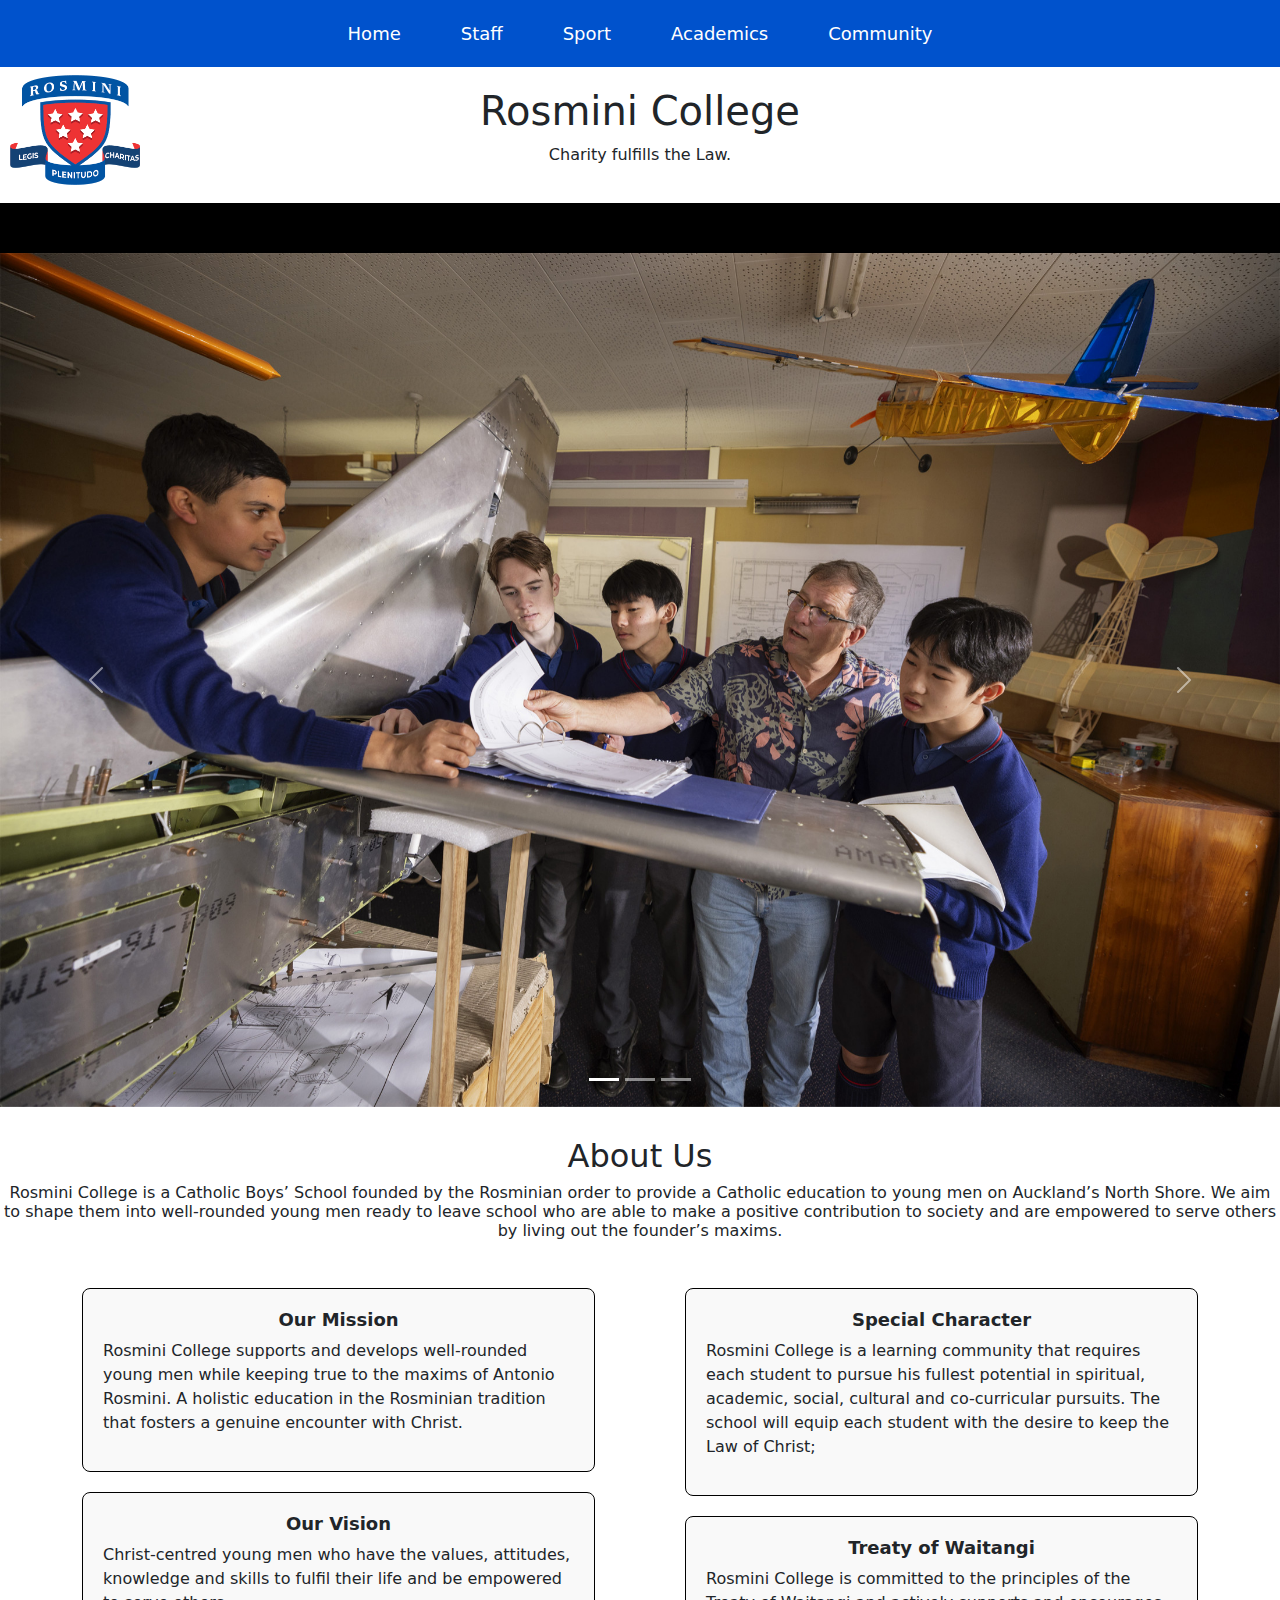
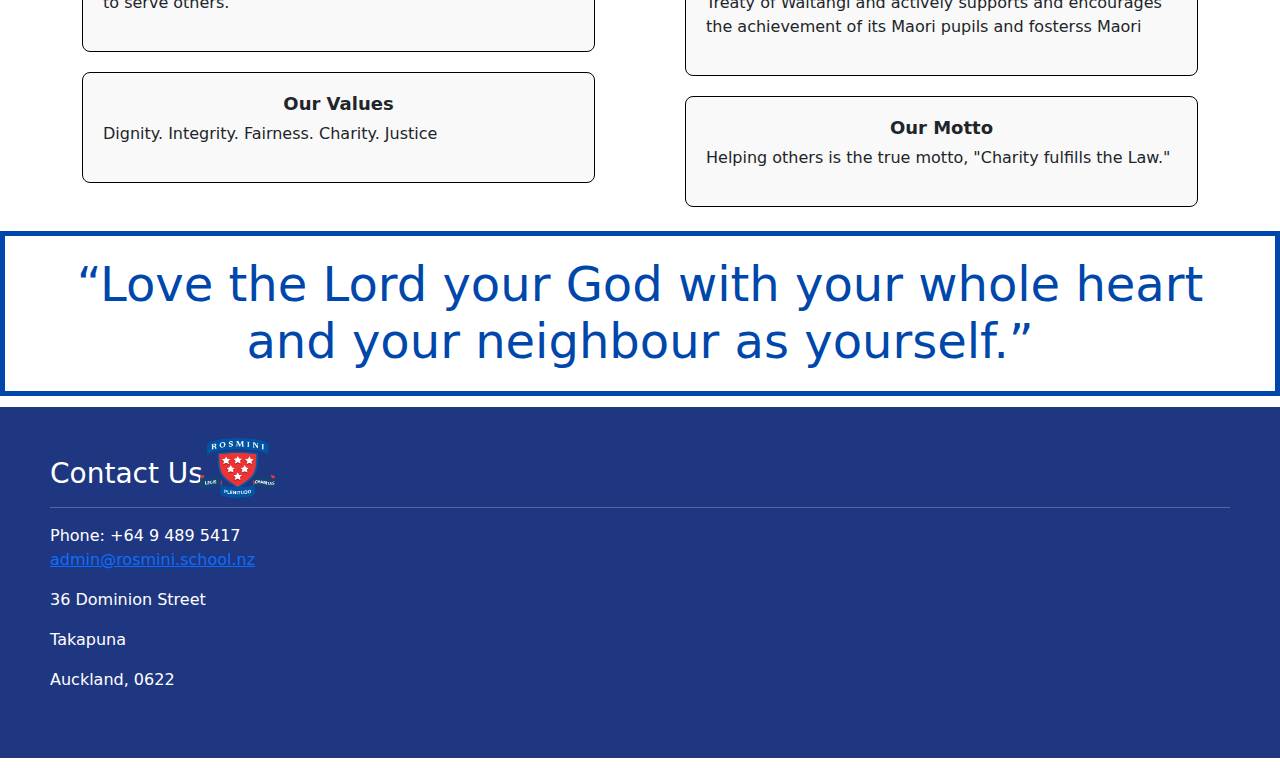
<file: index.html>
<!DOCTYPE html>
<html lang="en">
<head>
    <meta charset="UTF-8">
    <meta name="viewport" content="width=device-width, initial-scale=1.0">
    <title>Document</title>
    <link rel="stylesheet" href="styles.css">
    <link href="https://cdn.jsdelivr.net/npm/bootstrap@5.3.3/dist/css/bootstrap.min.css" rel="stylesheet" integrity="sha384-QWTKZyjpPEjISv5WaRU9OFeRpok6YctnYmDr5pNlyT2bRjXh0JMhjY6hW+ALEwIH" crossorigin="anonymous">
    <script src="https://cdn.jsdelivr.net/npm/bootstrap@5.3.3/dist/js/bootstrap.bundle.min.js" integrity="sha384-YvpcrYf0tY3lHB60NNkmXc5s9fDVZLESaAA55NDzOxhy9GkcIdslK1eN7N6jIeHz" crossorigin="anonymous"></script>
</head>
<body>

</head>

<body>
    <div class="logo">
        <img src="rosminilogo.jpg" alt="Top Image" style="position: absolute; top: 75px; left: 10px; width: 130px; height: 110px;">
    </div>
    
    <div class="nav-bar">
        <a href="index.html">Home</a>
        <a href="staff.html">Staff</a>
        <a href="sports.html">Sport</a>
        <a href="academics.html">Academics</a>
        <a href="community.html">Community</a>
    </div>

    
    <div class="content">
        <h1>Rosmini College</h1>
        <p>Charity fulfills the Law.</p>
    </div>

    <div class="footer">
    </div>

    <!-- Carousel -->
    <div id="carouselExampleIndicators" class="carousel slide">
        <div class="carousel-indicators">
          <button type="button" data-bs-target="#carouselExampleIndicators" data-bs-slide-to="0" class="active" aria-current="true" aria-label="Slide 1"></button>
          <button type="button" data-bs-target="#carouselExampleIndicators" data-bs-slide-to="1" aria-label="Slide 2"></button>
          <button type="button" data-bs-target="#carouselExampleIndicators" data-bs-slide-to="2" aria-label="Slide 3"></button>
        </div>
        <div class="carousel-inner">
          <div class="carousel-item active">
            <img src="carousel1.jpg" class="d-block w-100" alt="1">
          </div>
          <div class="carousel-item">
            <img src="carousel2.jpg" class="d-block w-100" alt="2">
          </div>
          <div class="carousel-item">
            <img src="carousel3.jpg" class="d-block w-100" alt="3">
          </div>
        </div>
        <button class="carousel-control-prev" type="button" data-bs-target="#carouselExampleIndicators" data-bs-slide="prev">
          <span class="carousel-control-prev-icon" aria-hidden="true"></span>
          <span class="visually-hidden">Previous</span>
        </button>
        <button class="carousel-control-next" type="button" data-bs-target="#carouselExampleIndicators" data-bs-slide="next">
          <span class="carousel-control-next-icon" aria-hidden="true"></span>
          <span class="visually-hidden">Next</span>
        </button>
      </div>

    <div style="height: 30px;"></div>

    <style>
      h2 {text-align: center;}
      h6 {text-align: center;}
    </style>
      <h2>About Us</h2>
      <h6>Rosmini College is a Catholic Boys’ School founded by the Rosminian order to provide a Catholic education to young men on Auckland’s North Shore.
        We aim to shape them into well-rounded young men ready to leave school who are able to make a positive contribution to society and are empowered to serve others by living out the founder’s maxims.</h6>

    <div style="height: 40px;"></div>

<div class="container">
  <div class="left-side">
    <div class="box">
      <h2 class="text6">Our Mission</h2>
      <p class="text7">Rosmini College supports and develops well-rounded young men while keeping true
        to the maxims of Antonio Rosmini. A holistic education in the Rosminian tradition
        that fosters a genuine encounter with Christ.</p>
    </div>
    <div class="box">
      <h2 class="text6">Our Vision</h2>
      <p class="text7">Christ-centred young men who have the values, attitudes, knowledge and skills to fulfil
        their life and be empowered to serve others.</p>
    </div>
    <div class="box">
      <h2 class="text6">Our Values</h2>
      <p class="text7">Dignity. Integrity. Fairness. Charity. Justice</p>
    </div>
  </div>
  <div class="right-side">
    <div class="box">
      <h2 class="text6">Special Character</h2>
      <p class="text7">Rosmini College is a learning community that requires each student to pursue his fullest
        potential in spiritual, academic, social, cultural and co-curricular pursuits. The school
        will equip each student with the desire to keep the Law of Christ;</p>
    </div>
    <div class="box">
      <h2 class="text6">Treaty of Waitangi</h2>
      <p class="text7">Rosmini College is committed to the principles of the Treaty of Waitangi and actively
        supports and encourages the achievement of its Maori pupils and fosterss Maori</p>
    </div>
    <div class="box">
      <h2 class="text6">Our Motto</h2>
      <p class="text7">Helping others is the true motto, "Charity fulfills the Law."</p>
    </div>
  </div>
</div>

  </div>
    
  <div class="bigquote">
    <h1>“Love the Lord your God with your whole heart and your neighbour as yourself.”</h1>
  </div>

  <style>
    footer {
      text-align: left;
      padding: 50px;
      background-color: rgb(31, 54, 129);
      color: white;
    }
    </style>
    </head>
    <body>
    
    <footer>
      <h3>Contact Us</h3>
      <hr>
      <p>Phone: +64 9 489 5417<br>
      <a href="mailto:hege@example.com">admin@rosmini.school.nz</a></p>
      <p>36 Dominion Street</p>
      <p>Takapuna</p>
      <p>Auckland, 0622</p>
    
    </footer>

    <div class="logo" style="position: relative; height: 20px;">
      <img src="rosminilogo.jpg" alt="Top Image" style="position: absolute; bottom: 280px; left: 200px; width: 75px; height: 60px;">
  </div>

</body>
</html>
</file>
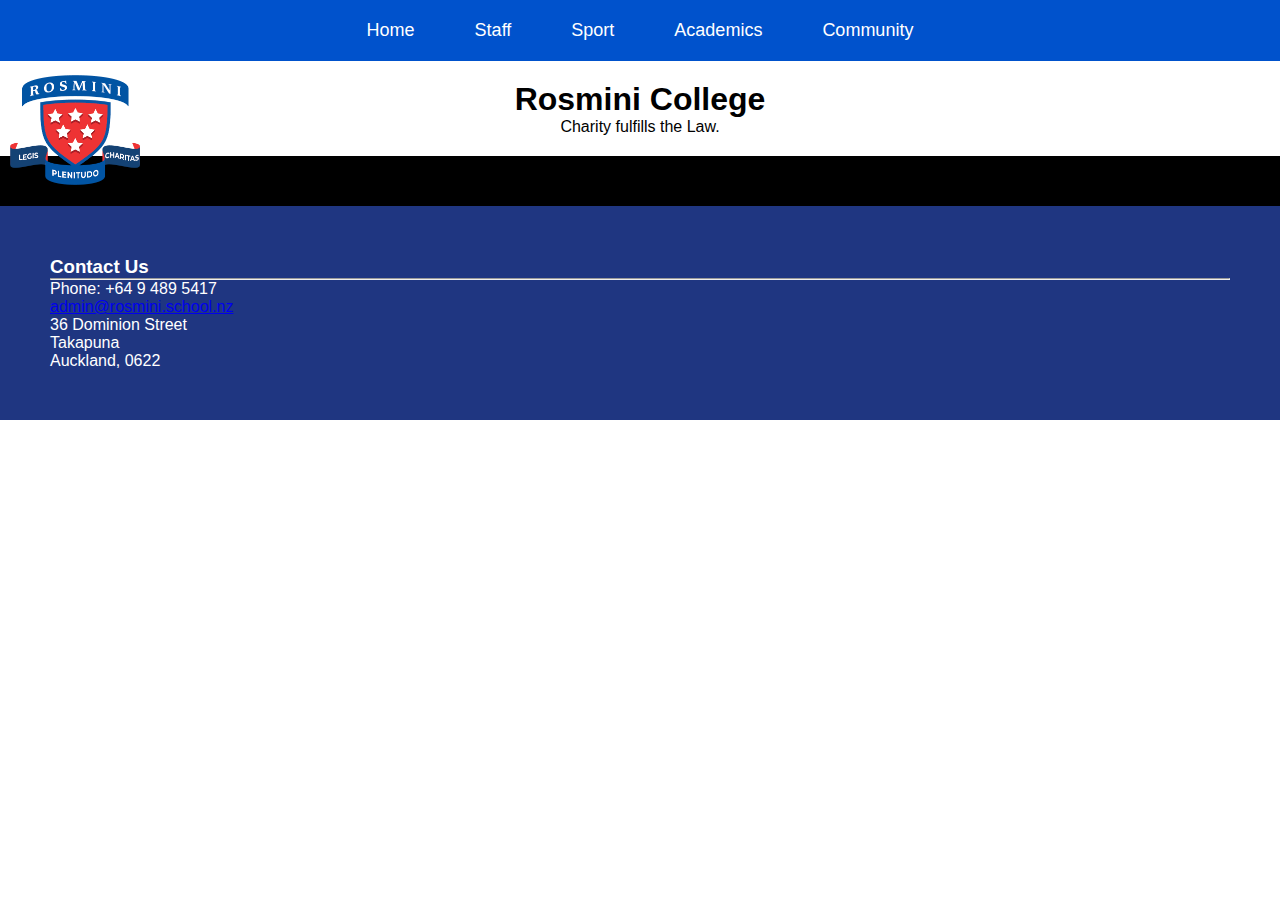
<file: academics.html>
<!DOCTYPE html>
<html lang="en">
<head>
    <meta charset="UTF-8">
    <meta name="viewport" content="width=device-width, initial-scale=1.0">
    <title>Document</title>
    <link rel="stylesheet" href="styles.css">
</head>
<body>

</head>

<body>
    <div class="logo">
        <img src="rosminilogo.jpg" alt="Top Image" style="position: absolute; top: 75px; left: 10px; width: 130px; height: 110px;">
    </div>

    <div class="nav-bar">
        <a href="index.html">Home</a>
        <a href="staff.html">Staff</a>
        <a href="sports.html">Sport</a>
        <a href="academics.html">Academics</a>
        <a href="community.html">Community</a>
    </div>

    <div class="content">
        <h1>Rosmini College</h1>
        <p>Charity fulfills the Law.</p>
    </div>

    <div class="footer">
    </div>

    <style>
        footer {
          text-align: left;
          padding: 50px;
          background-color: rgb(31, 54, 129);
          color: white;
        }
        </style>
        </head>
        <body>
        
        <footer>
          <h3>Contact Us</h3>
          <hr>
          <p>Phone: +64 9 489 5417<br>
          <a href="mailto:hege@example.com">admin@rosmini.school.nz</a></p>
          <p>36 Dominion Street</p>
          <p>Takapuna</p>
          <p>Auckland, 0622</p>
        
        </footer>

</body>

</html>
</file>
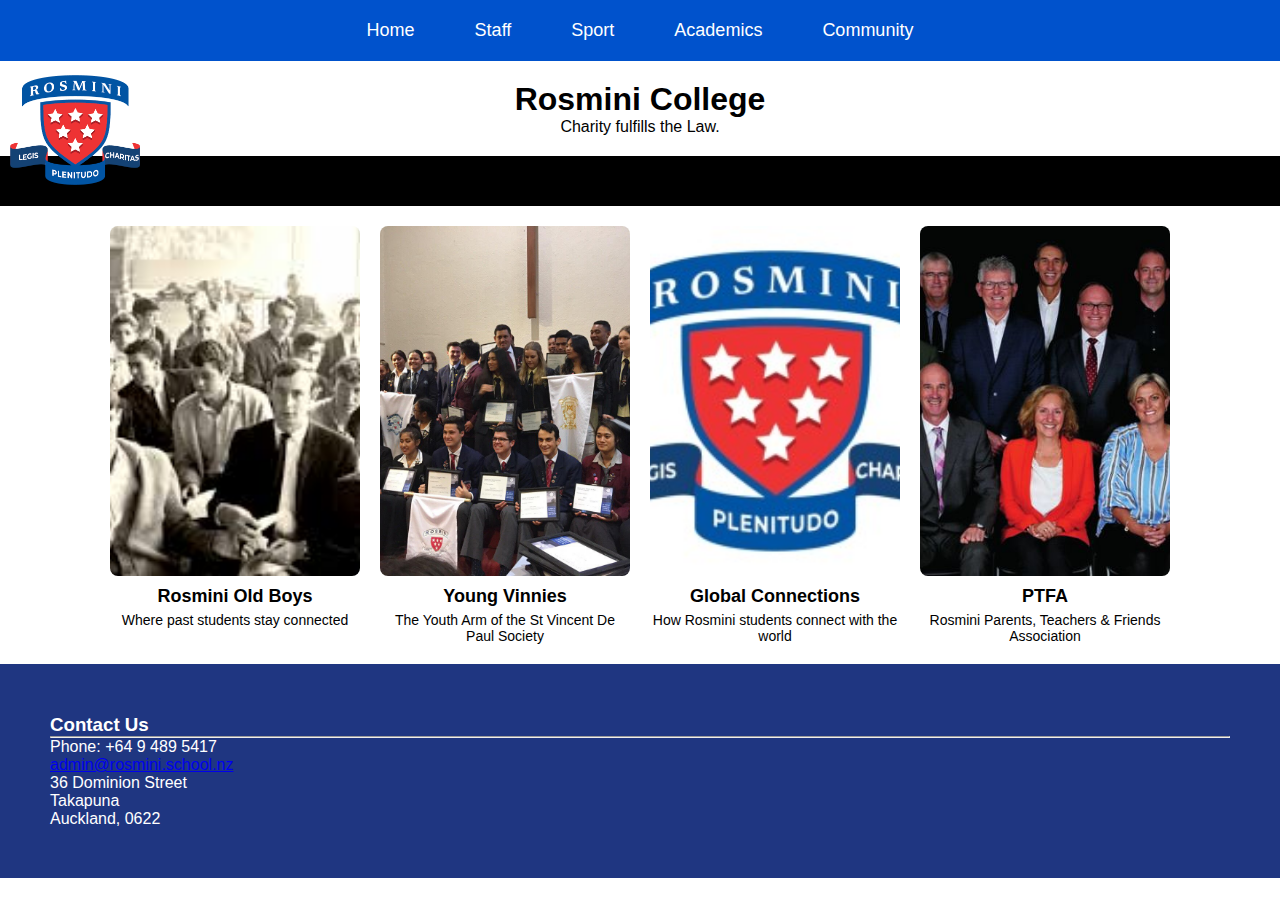
<file: community.html>
<!DOCTYPE html>
<html lang="en">
<head>
    <meta charset="UTF-8">
    <meta name="viewport" content="width=device-width, initial-scale=1.0">
    <title>Document</title>
    <link rel="stylesheet" href="styles.css">
</head>
<body>

</head>

<body>
    <div class="logo">
        <img src="rosminilogo.jpg" alt="Top Image" style="position: absolute; top: 75px; left: 10px; width: 130px; height: 110px;">
    </div>

    <div class="nav-bar">
        <a href="index.html">Home</a>
        <a href="staff.html">Staff</a>
        <a href="sports.html">Sport</a>
        <a href="academics.html">Academics</a>
        <a href="community.html">Community</a>
    </div>

    <div class="content">
        <h1>Rosmini College</h1>
        <p>Charity fulfills the Law.</p>
    </div>

    <div class="footer">
    </div>

    <div class="community-section">
        <div class="community-card">
          <img src="community1.jpg" alt="Rosmini Old Boys" />
          <div class="caption">
            <h2>Rosmini Old Boys</h2>
            <p>Where past students stay connected</p>
          </div>
        </div>
    
        <div class="community-card">
          <img src="community2.jpg" alt="Young Vinnies" />
          <div class="caption">
            <h2>Young Vinnies</h2>
            <p>The Youth Arm of the St Vincent De Paul Society</p>
          </div>
        </div>
    
        <div class="community-card">
          <img src="community3.jpg" alt="Global Connections" />
          <div class="caption">
            <h2>Global Connections</h2>
            <p>How Rosmini students connect with the world</p>
          </div>
        </div>
    
        <div class="community-card">
          <img src="community4.jpg" alt="PTFA" />
          <div class="caption">
            <h2>PTFA</h2>
            <p>Rosmini Parents, Teachers & Friends Association</p>
          </div>
        </div>
      </div>

    </body>
    </html>

    <style>
        footer {
          text-align: left;
          padding: 50px;
          background-color: rgb(31, 54, 129);
          color: white;
        }
        </style>
        </head>
        <body>
        
        <footer>
          <h3>Contact Us</h3>
          <hr>
          <p>Phone: +64 9 489 5417<br>
          <a href="mailto:hege@example.com">admin@rosmini.school.nz</a></p>
          <p>36 Dominion Street</p>
          <p>Takapuna</p>
          <p>Auckland, 0622</p>
        
        </footer>

</body>

</html>
</file>
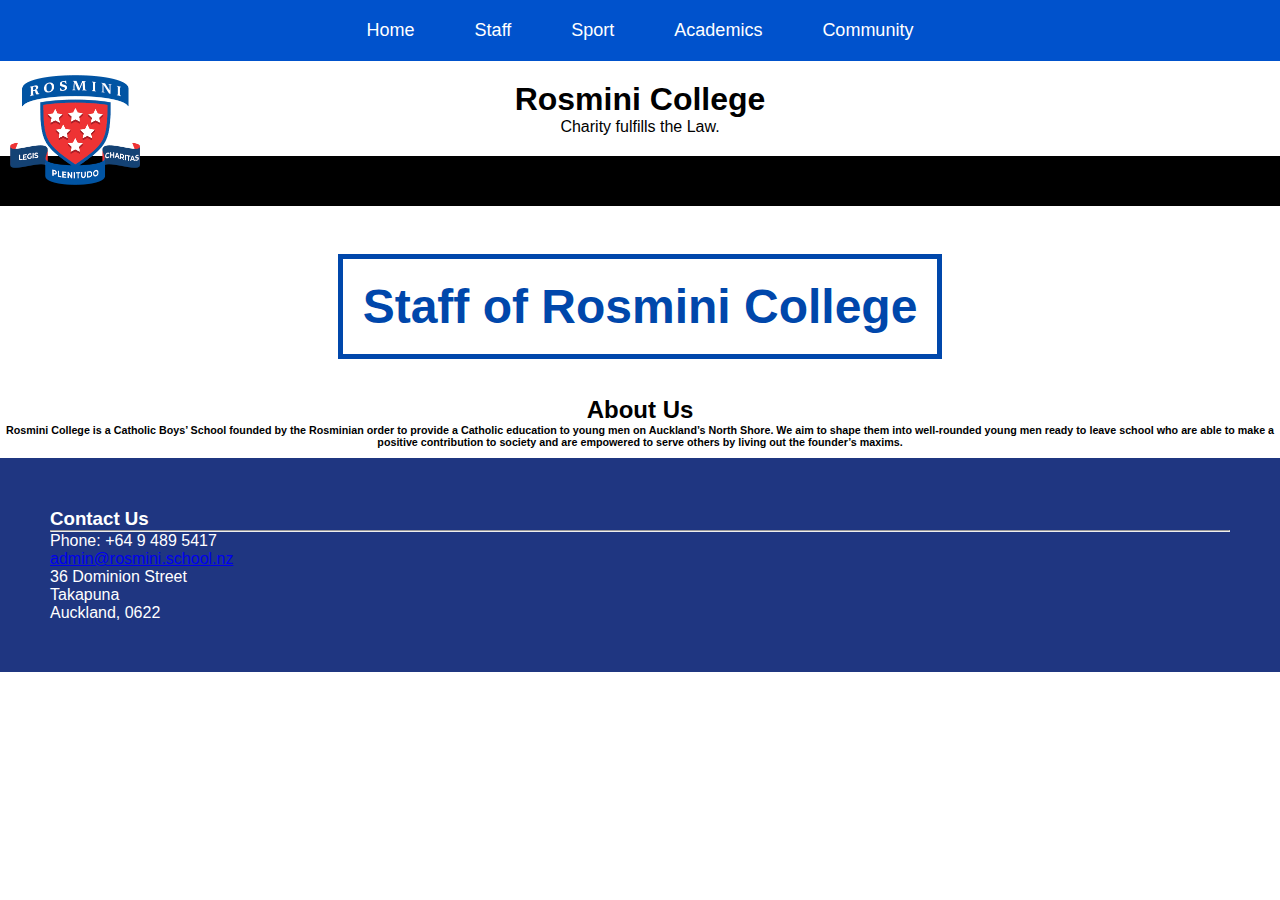
<file: staff.html>
<!DOCTYPE html>
<html lang="en">
<head>
    <meta charset="UTF-8">
    <meta name="viewport" content="width=device-width, initial-scale=1.0">
    <title>Document</title>
    <link rel="stylesheet" href="styles.css">
</head>
<body>

</head>

<body>
    <div class="logo">
        <img src="rosminilogo.jpg" alt="Top Image" style="position: absolute; top: 75px; left: 10px; width: 130px; height: 110px;">
    </div>

    <div class="nav-bar">
        <a href="index.html">Home</a>
        <a href="staff.html">Staff</a>
        <a href="sports.html">Sport</a>
        <a href="academics.html">Academics</a>
        <a href="community.html">Community</a>
    </div>

    <div class="content">
        <h1>Rosmini College</h1>
        <p>Charity fulfills the Law.</p>
    </div>

    <div class="footer">
    </div>


</body>

<div style="height: 10px;"></div>

<div class="bigquote">
  <h1>Staff of Rosmini College</h1>
</div>

<style>
  h2 {text-align: center;}
  h6 {text-align: center;}
</style>
  <h2>About Us</h2>
  <h6>Rosmini College is a Catholic Boys’ School founded by the Rosminian order to provide a Catholic education to young men on Auckland’s North Shore.
    We aim to shape them into well-rounded young men ready to leave school who are able to make a positive contribution to society and are empowered to serve others by living out the founder’s maxims.</h6>

<div style="height: 10px;"></div>

<style>
    footer {
      text-align: left;
      padding: 50px;
      background-color: rgb(31, 54, 129);
      color: white;
    }
    </style>
    </head>
    <body>

      
      
    <div>
    
    <footer>
      <h3>Contact Us</h3>
      <hr>
      <p>Phone: +64 9 489 5417<br>
      <a href="mailto:hege@example.com">admin@rosmini.school.nz</a></p>
      <p>36 Dominion Street</p>
      <p>Takapuna</p>
      <p>Auckland, 0622</p>
    </footer>

  </div>

    

</html>
</file>
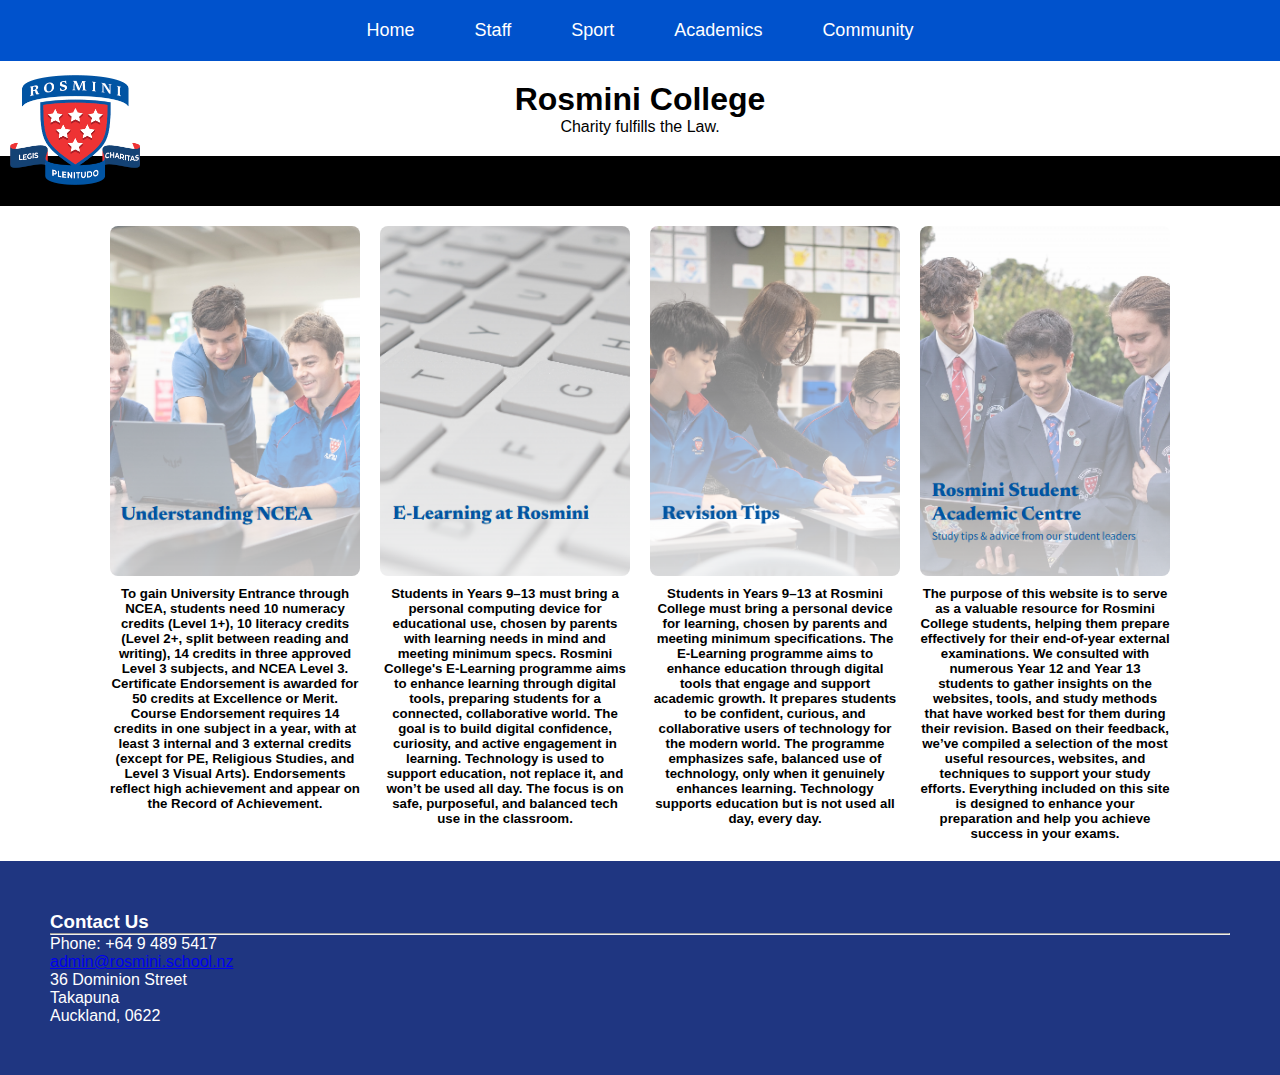
<file: html/academics.html>
<!DOCTYPE html>
<html lang="en">
<head>
    <meta charset="UTF-8">
    <meta name="viewport" content="width=device-width, initial-scale=1.0">
    <title>Document</title>
    <link rel="stylesheet" href="../css/styles.css">
</head>
<body>

</head>

<body>
    <div class="logo">
        <img src="../assets/rosminilogo.jpg" alt="Top Image" style="position: absolute; top: 75px; left: 10px; width: 130px; height: 110px;">
    </div>

    <div class="nav-bar">
        <a href="../index.html">Home</a>
        <a href="staff.html">Staff</a>
        <a href="sports.html">Sport</a>
        <a href="academics.html">Academics</a>
        <a href="community.html">Community</a>
    </div>

    <div class="content">
        <h1>Rosmini College</h1>
        <p>Charity fulfills the Law.</p>
    </div>

    <div class="footer">
    </div>

    <div class="community-section">
        <div class="community-card">
          <img src="../assets/academics1.jpg" alt="Rosmini Old Boys" />
          <div class="caption">
            <h5>To gain University Entrance through NCEA, students need 10 numeracy credits (Level 1+), 10 literacy credits (Level 2+, split between reading and writing), 14 credits in three approved Level 3 subjects, and NCEA Level 3. Certificate Endorsement is awarded for 50 credits at Excellence or Merit. Course Endorsement requires 14 credits in one subject in a year, with at least 3 internal and 3 external credits (except for PE, Religious Studies, and Level 3 Visual Arts). Endorsements reflect high achievement and appear on the Record of Achievement.</h5>
          </div>
        </div>
    
        <div class="community-card">
          <img src="../assets/academics2.jpg" alt="Young Vinnies" />
          <div class="caption">
            <h5>Students in Years 9–13 must bring a personal computing device for educational use, chosen by parents with learning needs in mind and meeting minimum specs. Rosmini College's E-Learning programme aims to enhance learning through digital tools, preparing students for a connected, collaborative world. The goal is to build digital confidence, curiosity, and active engagement in learning. Technology is used to support education, not replace it, and won’t be used all day. The focus is on safe, purposeful, and balanced tech use in the classroom.</h5>
          </div>
        </div>
    
        <div class="community-card">
          <img src="../assets/academics3.jpg" alt="Global Connections" />
          <div class="caption">
            <h5>Students in Years 9–13 at Rosmini College must bring a personal device for learning, chosen by parents and meeting minimum specifications. The E-Learning programme aims to enhance education through digital tools that engage and support academic growth. It prepares students to be confident, curious, and collaborative users of technology for the modern world. The programme emphasizes safe, balanced use of technology, only when it genuinely enhances learning. Technology supports education but is not used all day, every day.</h5>
          </div>
        </div>
    
        <div class="community-card">
          <img src="../assets/academics4.jpg" alt="PTFA" />
          <div class="caption">
            <h5>The purpose of this website is to serve as a valuable resource for Rosmini College students, helping them prepare effectively for their end-of-year external examinations. We consulted with numerous Year 12 and Year 13 students to gather insights on the websites, tools, and study methods that have worked best for them during their revision. Based on their feedback, we’ve compiled a selection of the most useful resources, websites, and techniques to support your study efforts. Everything included on this site is designed to enhance your preparation and help you achieve success in your exams.</h5>
          </div>
        </div>
      </div>

    <style>
        footer {
          text-align: left;
          padding: 50px;
          background-color: rgb(31, 54, 129);
          color: white;
        }
        </style>
        </head>
        <body>
        
        <footer>
          <h3>Contact Us</h3>
          <hr>
          <p>Phone: +64 9 489 5417<br>
          <a href="mailto:hege@example.com">admin@rosmini.school.nz</a></p>
          <p>36 Dominion Street</p>
          <p>Takapuna</p>
          <p>Auckland, 0622</p>
        
        </footer>

</body>

</html>
</file>
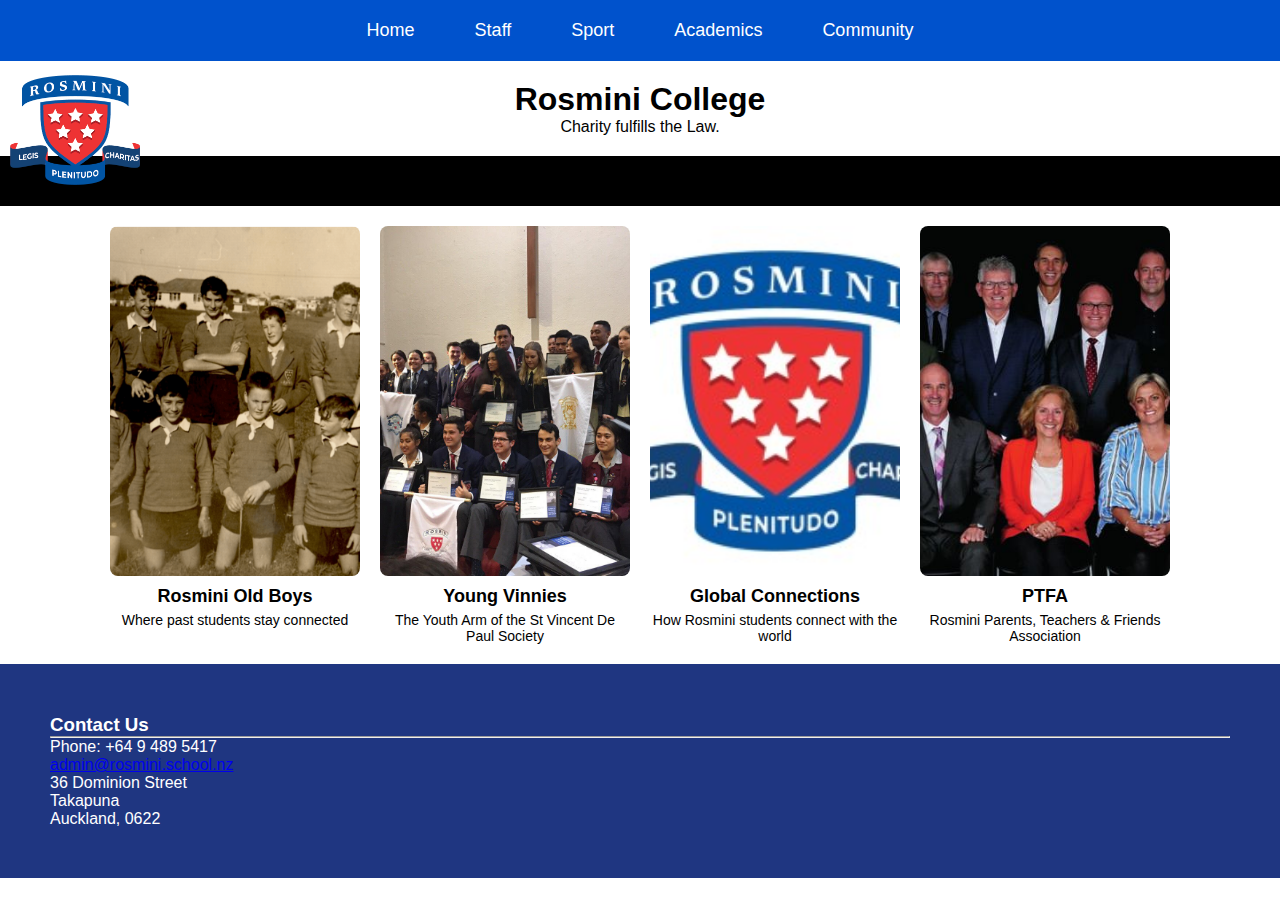
<file: html/community.html>
<!DOCTYPE html>
<html lang="en">
<head>
    <meta charset="UTF-8">
    <meta name="viewport" content="width=device-width, initial-scale=1.0">
    <title>Document</title>
    <link rel="stylesheet" href="../css/styles.css">
</head>
<body>

</head>

<body>
    <div class="logo">
        <img src="../assets/rosminilogo.jpg" alt="Top Image" style="position: absolute; top: 75px; left: 10px; width: 130px; height: 110px;">
    </div>

    <div class="nav-bar">
        <a href="../index.html">Home</a>
        <a href="staff.html">Staff</a>
        <a href="sports.html">Sport</a>
        <a href="academics.html">Academics</a>
        <a href="community.html">Community</a>
    </div>

    <div class="content">
        <h1>Rosmini College</h1>
        <p>Charity fulfills the Law.</p>
    </div>

    <div class="footer">
    </div>

    <div class="community-section">
        <div class="community-card">
          <img src="../assets/community1.jpg" alt="Rosmini Old Boys" />
          <div class="caption">
            <h2>Rosmini Old Boys</h2>
            <p>Where past students stay connected</p>
          </div>
        </div>
    
        <div class="community-card">
          <img src="../assets/community2.jpg" alt="Young Vinnies" />
          <div class="caption">
            <h2>Young Vinnies</h2>
            <p>The Youth Arm of the St Vincent De Paul Society</p>
          </div>
        </div>
    
        <div class="community-card">
          <img src="../assets/community3.jpg" alt="Global Connections" />
          <div class="caption">
            <h2>Global Connections</h2>
            <p>How Rosmini students connect with the world</p>
          </div>
        </div>
    
        <div class="community-card">
          <img src="../assets/community4.jpg" alt="PTFA" />
          <div class="caption">
            <h2>PTFA</h2>
            <p>Rosmini Parents, Teachers & Friends Association</p>
          </div>
        </div>
      </div>

    </body>
    </html>

    <style>
        footer {
          text-align: left;
          padding: 50px;
          background-color: rgb(31, 54, 129);
          color: white;
        }
        </style>
        </head>
        <body>
        
        <footer>
          <h3>Contact Us</h3>
          <hr>
          <p>Phone: +64 9 489 5417<br>
          <a href="mailto:hege@example.com">admin@rosmini.school.nz</a></p>
          <p>36 Dominion Street</p>
          <p>Takapuna</p>
          <p>Auckland, 0622</p>
          </footer>

</body>
</html>
</file>
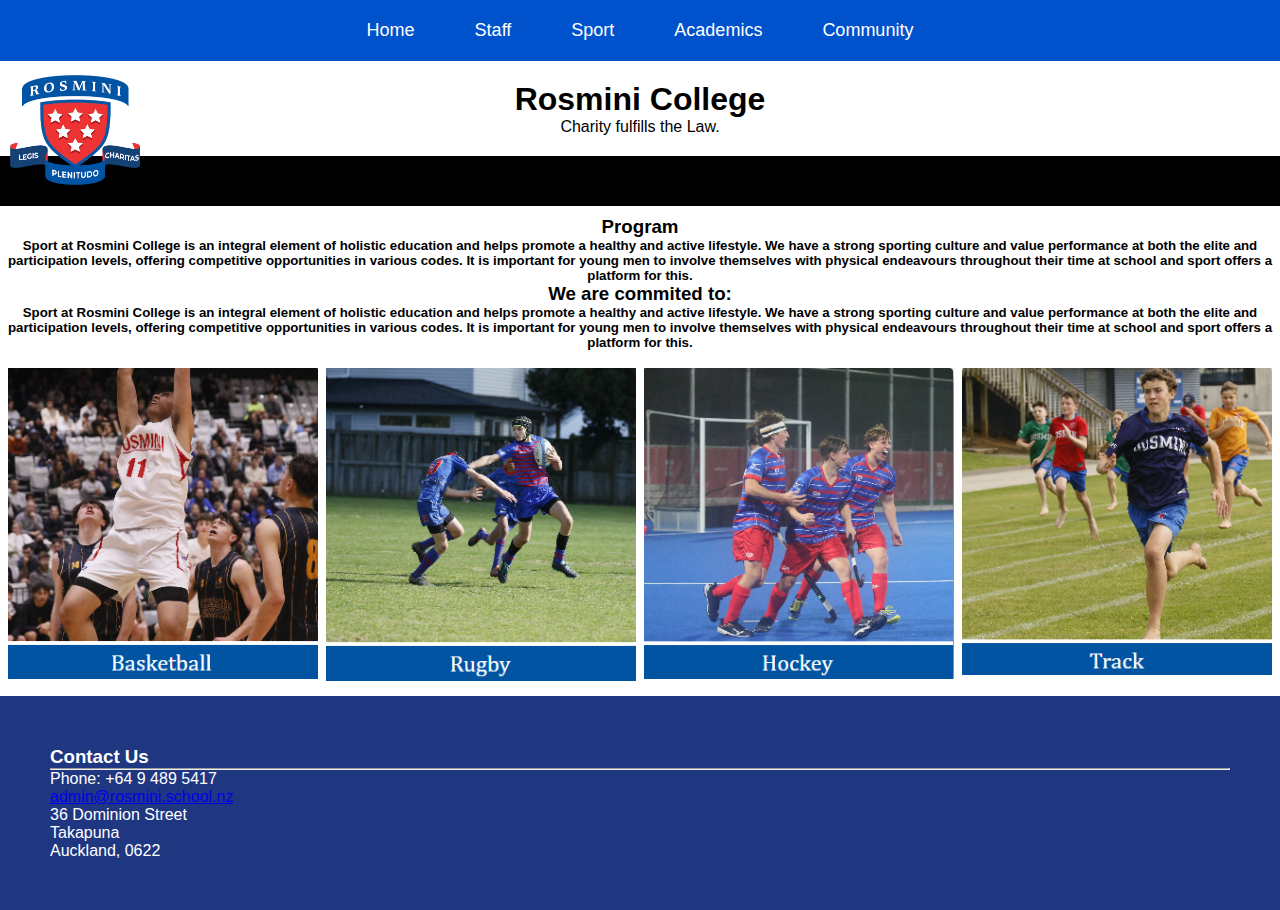
<file: html/sports.html>
<!DOCTYPE html>
<html lang="en">
<head>
    <meta charset="UTF-8">
    <meta name="viewport" content="width=device-width, initial-scale=1.0">
    <title>Document</title>
    <link rel="stylesheet" href="../css/styles.css">
</head>
<body>

</head>

<body>
    <div class="logo">
        <img src="../assets/rosminilogo.jpg" alt="Top Image" style="position: absolute; top: 75px; left: 10px; width: 130px; height: 110px;">
    </div>
    <div class="nav-bar">
        <a href="../index.html">Home</a>
        <a href="staff.html">Staff</a>
        <a href="sports.html">Sport</a>
        <a href="academics.html">Academics</a>
        <a href="community.html">Community</a>
    </div>

    <div class="content">
        <h1>Rosmini College</h1>
        <p>Charity fulfills the Law.</p>
    </div>

    <div class="footer">
    </div>
    
</body>

<div style="height: 10px;"></div>

<style>
    .titles {text-align: center;}
    h5 {text-align: center;}
</style>
<h3 class = "titles">Program</h3>
<h5>Sport at Rosmini College is an integral element of holistic education and helps promote a healthy and active lifestyle.
We have a strong sporting culture and value performance at both the elite and participation levels, offering competitive opportunities in various codes.
It is important for young men to involve themselves with physical endeavours throughout their time at school and sport offers a platform for this.</h5>
<h3 class = "titles">We are commited to:</h3>
<h5>Sport at Rosmini College is an integral element of holistic education and helps promote a healthy and active lifestyle.
        We have a strong sporting culture and value performance at both the elite and participation levels, offering competitive opportunities in various codes.
        It is important for young men to involve themselves with physical endeavours throughout their time at school and sport offers a platform for this.</h5>

<div style="height: 10px;"></div>

<div class="row">
    <div class="column">
      <img src="../assets/sports1.jpg">
    </div>
    <div class="column">
      <img src="../assets/sports2.jpg">
    </div>
    <div class="column">
      <img src="../assets/sports3.jpg">
    </div>
    <div class="column">
      <img src="../assets/sports4.jpg">
    </div>
  </div>   

</div>

<div style="height: 15px;"></div>

<style>
  footer {
    text-align: left;
    padding: 50px;
    background-color: rgb(31, 54, 129);
    color: white;
  }
  </style>
  </head>
  <body>
    
  <div>
  
  <footer>
    <h3 class = "contact-us">Contact Us</h3>
    <hr>
    <p>Phone: +64 9 489 5417<br>
    <a href="mailto:hege@example.com">admin@rosmini.school.nz</a></p>
    <p>36 Dominion Street</p>
    <p>Takapuna</p>
    <p>Auckland, 0622</p>
  </footer>

</div>

  

</html>
</file>
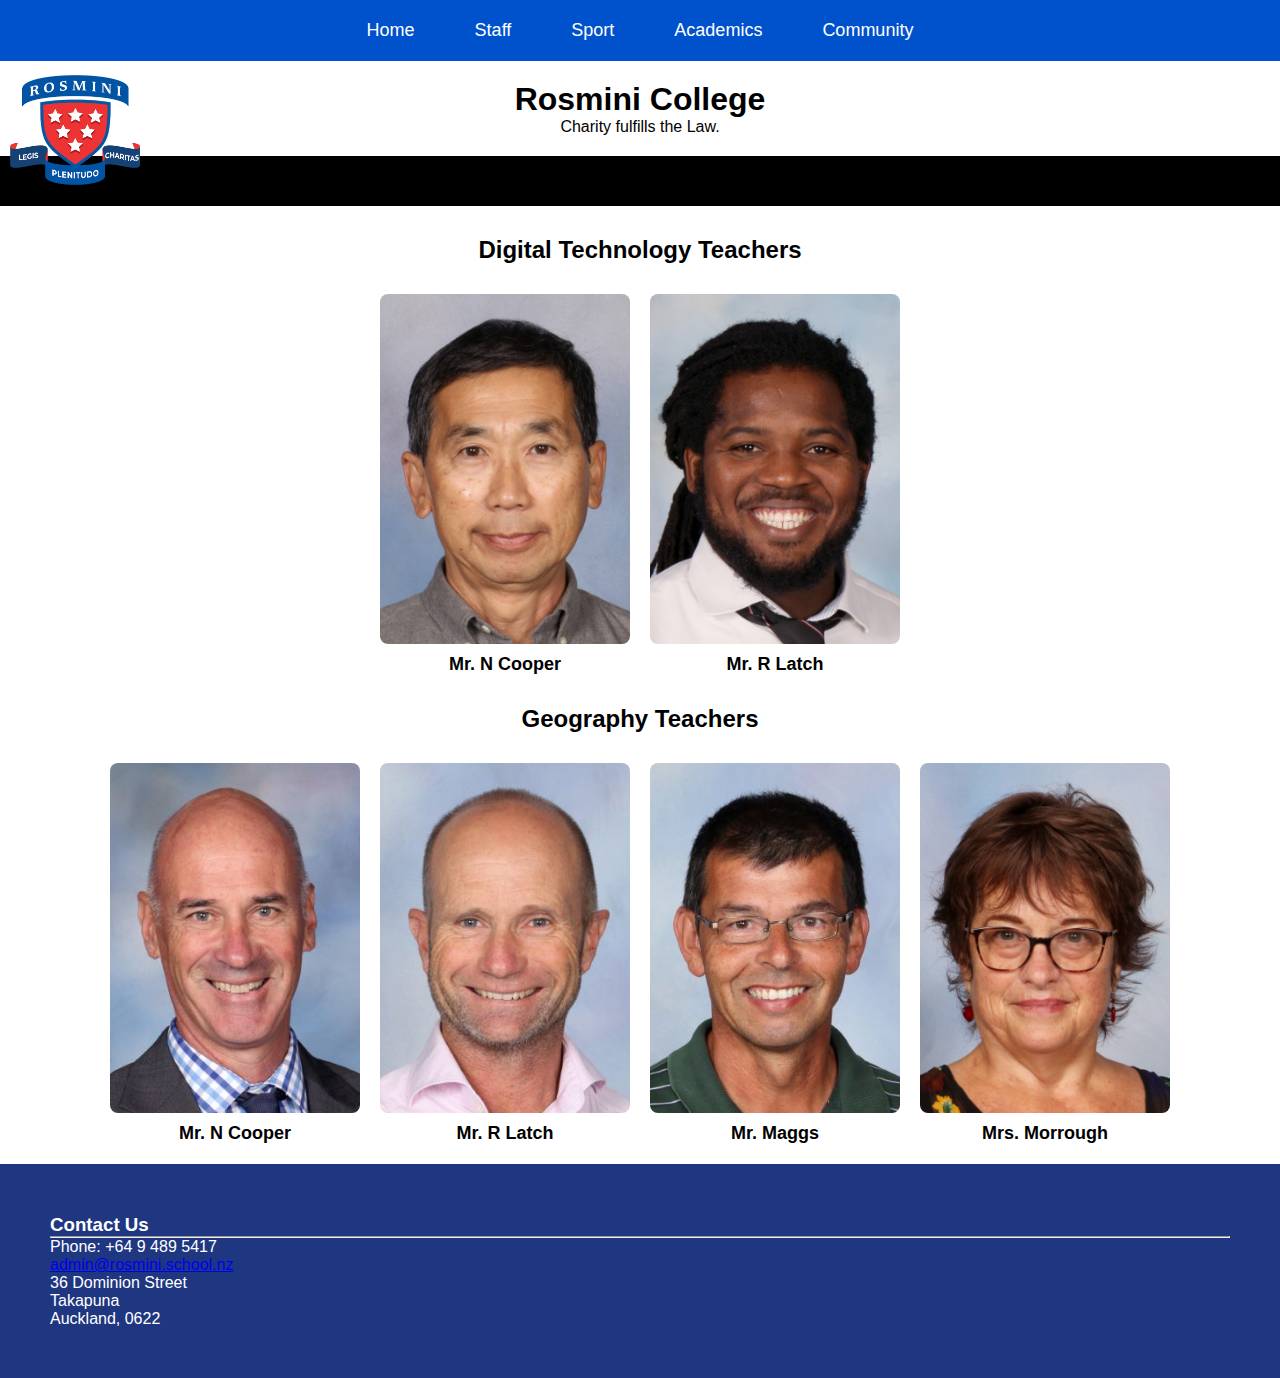
<file: html/staff.html>
<!DOCTYPE html>
<html lang="en">
<head>
    <meta charset="UTF-8">
    <meta name="viewport" content="width=device-width, initial-scale=1.0">
    <title>Document</title>
    <link rel="stylesheet" href="../css/styles.css">
</head>
<body>

</head>

<body>
    <div class="logo">
        <img src="../assets/rosminilogo.jpg" alt="Top Image" style="position: absolute; top: 75px; left: 10px; width: 130px; height: 110px;">
    </div>

    <div class="nav-bar">
        <a href="../index.html">Home</a>
        <a href="staff.html">Staff</a>
        <a href="sports.html">Sport</a>
        <a href="academics.html">Academics</a>
        <a href="community.html">Community</a>
    </div>

    <div class="content">
        <h1>Rosmini College</h1>
        <p>Charity fulfills the Law.</p>
    </div>

    <div class="footer">
    </div>

    <style>
      h2 { text-align: center; }
      h6 { text-align: center; }
  </style>
  
<div style="height: 30px;"></div>
  
  <h2>Digital Technology Teachers</h2>
  
  <div style="height: 10px;"></div>
  
  <div class="community-section2">
    <div class="community-card">
      <img src="../assets/staff5.jpg" alt="Rosmini Old Boys" />
      <div class="caption">
        <h2>Mr. N Cooper</h2>
      </div>
    </div>
  
    <div class="community-card">
      <img src="../assets/staff6.jpg" alt="Young Vinnies" />
      <div class="caption">
        <h2>Mr. R Latch</h2>
      </div>
    </div>
  </div>
  
  <style>
      footer {
        text-align: left;
        padding: 50px;
        background-color: rgb(31, 54, 129);
        color: white;
      }
  </style>
  </head>
  <body>


</body>

<div style="height: 10px;"></div>

<style>
    h2 {text-align: center;}
    h6 {text-align: center;}
  </style>
    <h2>Geography Teachers</h2>

<div style="height: 10px;"></div>

<div class="community-section">
  <div class="community-card">
    <img src="../assets/staff1.jpg" alt="Rosmini Old Boys" />
    <div class="caption">
      <h2>Mr. N Cooper</h2>
    </div>
  </div>

  <div class="community-card">
    <img src="../assets/staff2.jpg" alt="Young Vinnies" />
    <div class="caption">
      <h2>Mr. R Latch</h2>
    </div>
  </div>

  <div class="community-card">
    <img src="../assets/staff3.jpg" alt="Global Connections" />
    <div class="caption">
      <h2>Mr. Maggs</h2>
    </div>
  </div>

  <div class="community-card">
    <img src="../assets/staff4.jpg" alt="PTFA" />
    <div class="caption">
      <h2>Mrs. Morrough</h2>
    </div>
  </div>
</div>

<style>
    footer {
      text-align: left;
      padding: 50px;
      background-color: rgb(31, 54, 129);
      color: white;
    }
    </style>
    </head>
    <body>

      
      
    <div>
    
    <footer>
      <h3>Contact Us</h3>
      <hr>
      <p>Phone: +64 9 489 5417<br>
      <a href="mailto:hege@example.com">admin@rosmini.school.nz</a></p>
      <p>36 Dominion Street</p>
      <p>Takapuna</p>
      <p>Auckland, 0622</p>
    </footer>

  </div>

    

</html>
</file>
<file: styles.css>
* {
    margin: 0;
    padding: 0;
    box-sizing: border-box;
}

body {
    font-family: Arial, sans-serif;
}

.header {
    width: 100%;
    width: 100%;
    background-color: #0052cc; 
    text-align: center;
}

.header img {
    width: 100%;
    height: auto;
    display: block;
}

.nav-bar {
    width: 100%;
    background-color: #0052cc; 
    display: flex;
    justify-content: center;
}

.nav-bar a {
    color: white;
    text-decoration: none;
    font-size: 18px;
    padding: 15px 25px;
    margin: 5px;
    display: inline-block;
}

.nav-bar a:hover {
    background-color: #003399; 
    border-radius: 5px;
}

.content {
    padding: 20px;
    text-align: center;
}

.footer {
    width: 100%;
    background-color: black; 
    height: 50px; 
    text-align: center;
    color: white;
    display: flex;
    justify-content: center;
    align-items: center;
    margin-top: 0; 
}

.container {
    display: flex;
    justify-content: space-between;
    gap: 90px;
  }
  
  .left-side, .right-side {
    display: flex;
    flex-direction: column;
    width: 48%;
  }
  
  .box {
    border: 1px solid #000;
    padding: 20px;
    margin-bottom: 20px;
    border-radius: 8px;
    background-color: #f9f9f9;
  }
  
  .text6 {
    font-size: 18px;
    font-weight: bold;
  }
  
  .text7 {
    font-size: 16px;
  }

  .bigquote {
    display: flex;
    justify-content: center;
    align-items: center;
    height: 20vh;
  }
  
  .bigquote h1 {
    font-size: 3em;
    color: #0047AB; /* Cobalt blue */
    padding: 20px;
    border: 5px solid #0047AB; /* Cobalt blue border */
    text-align: center;
  }

  body {
    margin: 0;
    padding: 0;
  }
  
  .community-section {
    display: flex;
    flex-wrap: wrap;
    justify-content: center;
    gap: 20px;
    padding: 20px;
  }
  
  .community-card {
    width: 250px;
    display: flex;
    flex-direction: column;
    align-items: center;
  }
  
  .community-card img {
    width: 100%;
    height: 350px;
    object-fit: cover;
    border-radius: 8px;
  }
  
  .caption {
    margin-top: 10px;
    text-align: center;
  }
  
  .caption h2 {
    margin: 0;
    font-size: 18px;
  }
  
  .caption p {
    margin: 5px 0 0;
    font-size: 14px;
  }
</file>
<file: css/styles.css>
* {
    margin: 0;
    padding: 0;
    box-sizing: border-box;
}

body {
    font-family: Arial, sans-serif;
}

.header {
    width: 100%;
    width: 100%;
    background-color: #0052cc; 
    text-align: center;
}

.header img {
    width: 100%;
    height: auto;
    display: block;
}

.nav-bar {
    width: 100%;
    background-color: #0052cc; 
    display: flex;
    justify-content: center;
}

.nav-bar a {
    color: white;
    text-decoration: none;
    font-size: 18px;
    padding: 15px 25px;
    margin: 5px;
    display: inline-block;
}

.nav-bar a:hover {
    background-color: #003399; 
    border-radius: 5px;
}

.content {
    padding: 20px;
    text-align: center;
}

.footer {
    width: 100%;
    background-color: black; 
    height: 50px; 
    text-align: center;
    color: white;
    display: flex;
    justify-content: center;
    align-items: center;
    margin-top: 0; 
}

.container {
    display: flex;
    justify-content: space-between;
    gap: 90px;
  }
  
  .left-side, .right-side {
    display: flex;
    flex-direction: column;
    width: 48%;
  }
  
  .box {
    border: 1px solid #000;
    padding: 20px;
    margin-bottom: 20px;
    border-radius: 8px;
    background-color: #f9f9f9;
  }
  
  .text6 {
    font-size: 18px;
    font-weight: bold;
  }
  
  .text7 {
    font-size: 16px;
  }

  .bigquote {
    display: flex;
    justify-content: center;
    align-items: center;
    height: 20vh;
  }
  
  .bigquote h1 {
    font-size: 3em;
    color: #0047AB; /* Cobalt blue */
    padding: 20px;
    border: 5px solid #0047AB; /* Cobalt blue border */
    text-align: center;
  }

  body {
    margin: 0;
    padding: 0;
  }
  
  .community-section {
    display: flex;
    flex-wrap: wrap;
    justify-content: center;
    gap: 20px;
    padding: 20px;
  }
  
  .community-card {
    width: 250px;
    display: flex;
    flex-direction: column;
    align-items: center;
  }
  
  .community-card img {
    width: 100%;
    height: 350px;
    object-fit: cover;
    border-radius: 8px;
  }
  
  .caption {
    margin-top: 10px;
    text-align: center;
  }
  
  .caption h2 {
    margin: 0;
    font-size: 18px;
  }
  
  .caption p {
    margin: 5px 0 0;
    font-size: 14px;
  }

  .row {
    display: flex;
    flex-wrap: wrap;
    padding: 0 4px;
  }
  
  /* Create four equal columns that sits next to each other */
  .column {
    flex: 25%;
    max-width: 25%;
    padding: 0 4px;
  }
  
  .column img {
    margin-top: 8px;
    vertical-align: middle;
    width: 100%;
  }
  
  /* Responsive layout - makes a two column-layout instead of four columns */
  @media screen and (max-width: 800px) {
    .column {
      flex: 50%;
      max-width: 50%;
    }
  }
  
  /* Responsive layout - makes the two columns stack on top of each other instead of next to each other */
  @media screen and (max-width: 600px) {
    .column {
      flex: 100%;
      max-width: 100%;
    }
  }

  .community-section2 {
    display: flex;
    justify-content: center;
    gap: 20px;
    padding: 20px;
}

.community-card {
    width: 250px;
    display: flex;
    flex-direction: column;
    align-items: center;
}

.community-card img {
    width: 100%;
    height: 350px;
    object-fit: cover;
    border-radius: 8px;
}

.caption {
    margin-top: 10px;
    text-align: center;
}

.caption h2 {
    margin: 0;
    font-size: 18px;
}

.caption p {
    margin: 5px 0 0;
    font-size: 14px;
}

.row {
    display: flex;
    flex-wrap: wrap;
    padding: 0 4px;
}
</file>
